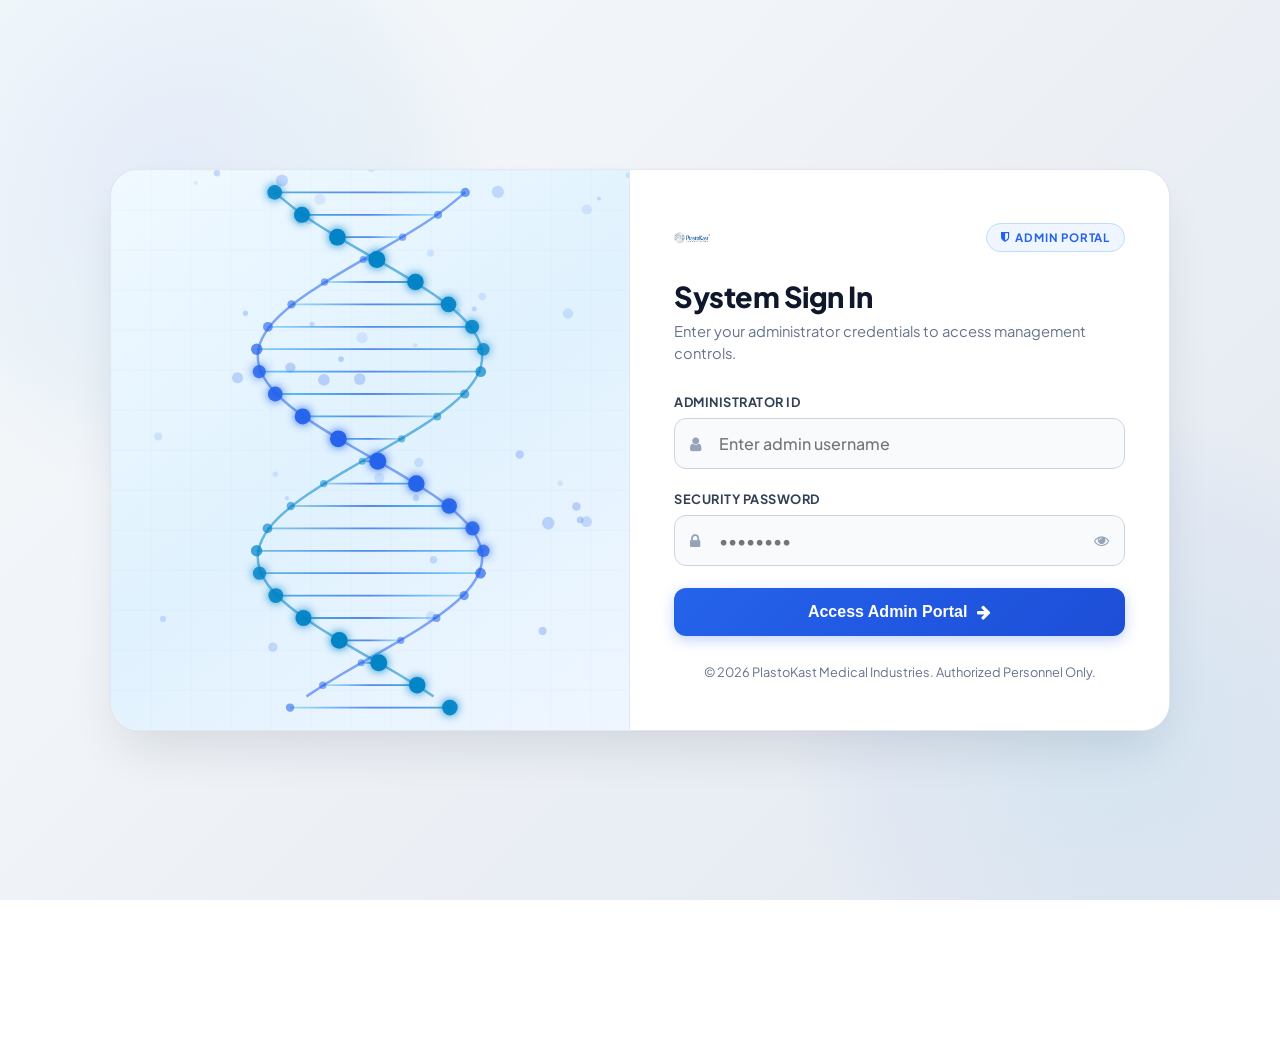
<file: admin-login.html>
<!DOCTYPE html>
<html lang="en">
<head>
  <meta charset="UTF-8">
  <meta name="viewport" content="width=device-width, initial-scale=1.0">
  <meta http-equiv="Cache-Control" content="no-cache, no-store, must-revalidate">
  <meta http-equiv="Pragma" content="no-cache">
  <meta http-equiv="Expires" content="0">
  <script>
    if (sessionStorage.getItem('plastokast_admin_logged_in') === 'true') {
      window.location.replace('admin.html');
    }
  </script>
  <title>PlastoKast - Admin Portal</title>
  <link rel="icon" type="image/png" href="assets/images/favicon.png?v=300">
  <link rel="stylesheet" href="https://cdnjs.cloudflare.com/ajax/libs/font-awesome/4.7.0/css/font-awesome.min.css">
  <link href="https://fonts.googleapis.com/css2?family=Plus+Jakarta+Sans:wght@300;400;500;600;700;800&display=swap" rel="stylesheet">
  <style>
    :root {
      --bg-main: #f8fafc;
      --bg-card: #ffffff;
      --primary: #2563eb;
      --primary-hover: #1d4ed8;
      --accent-cyan: #0284c7;
      --text-dark: #0f172a;
      --text-muted: #64748b;
      --border-light: #e2e8f0;
    }
    
    * { margin: 0; padding: 0; box-sizing: border-box; }
    
    html, body {
      width: 100%;
      max-width: 100%;
      overflow-x: hidden;
      touch-action: pan-y;
    }

    body {
      font-family: 'Plus Jakarta Sans', -apple-system, BlinkMacSystemFont, sans-serif;
      background: linear-gradient(135deg, #f8fafc 0%, #e2e8f0 100%);
      color: var(--text-dark);
      min-height: 100vh;
      display: flex;
      align-items: center;
      justify-content: center;
      position: relative;
      padding: 20px;
    }

    /* Ambient background glowing mesh (Light Mode) */
    body::before {
      content: '';
      position: absolute;
      width: 650px;
      height: 650px;
      background: radial-gradient(circle, rgba(37, 99, 235, 0.08) 0%, rgba(2, 132, 199, 0.04) 50%, transparent 70%);
      top: -150px;
      left: -150px;
      pointer-events: none;
      border-radius: 50%;
    }

    body::after {
      content: '';
      position: absolute;
      width: 650px;
      height: 650px;
      background: radial-gradient(circle, rgba(14, 165, 233, 0.08) 0%, rgba(37, 99, 235, 0.03) 50%, transparent 70%);
      bottom: -150px;
      right: -150px;
      pointer-events: none;
      border-radius: 50%;
    }

    .login-container {
      width: 100%;
      max-width: 1060px;
      min-height: 560px;
      background: #ffffff;
      border-radius: 28px;
      box-shadow: 0 25px 50px -12px rgba(15, 23, 42, 0.12), 0 0 1px rgba(0, 0, 0, 0.08);
      display: flex;
      overflow: hidden;
      border: 1px solid var(--border-light);
      z-index: 10;
    }

    /* Left Panel: Unobstructed 3D DNA Canvas (Light Medical Theme) */
    .canvas-panel {
      flex: 1.15;
      position: relative;
      background: linear-gradient(145deg, #f0f9ff 0%, #e0f2fe 50%, #eff6ff 100%);
      border-right: 1px solid var(--border-light);
      display: flex;
      align-items: center;
      justify-content: center;
      overflow: hidden;
      min-height: 560px;
    }
    
    #dna-canvas {
      position: absolute;
      top: 0; left: 0; width: 100%; height: 100%;
    }

    /* Right Panel: Clean Light Form */
    .form-panel {
      flex: 1;
      padding: 48px 44px;
      display: flex;
      flex-direction: column;
      justify-content: center;
      background: #ffffff;
      position: relative;
    }

    /* Unified Header */
    .form-header {
      margin-bottom: 30px;
    }

    .brand-title-bar {
      display: flex;
      align-items: center;
      justify-content: space-between;
      margin-bottom: 22px;
    }

    .brand-badge-box {
      display: flex;
      align-items: center;
      gap: 12px;
    }

    .brand-mini-logo {
      width: 36px;
      height: 36px;
      object-fit: contain;
    }

    .brand-name-text {
      font-size: 1.4rem;
      font-weight: 800;
      color: #0f172a;
      letter-spacing: -0.4px;
    }

    .security-tag {
      background: #eff6ff;
      border: 1px solid #bfdbfe;
      color: #2563eb;
      padding: 6px 14px;
      border-radius: 20px;
      font-size: 0.72rem;
      font-weight: 700;
      letter-spacing: 0.8px;
      display: flex;
      align-items: center;
      gap: 6px;
      text-transform: uppercase;
    }

    .form-header h2 {
      font-size: 1.8rem;
      font-weight: 800;
      color: #0f172a;
      margin-bottom: 6px;
      letter-spacing: -0.5px;
    }

    .form-header p {
      color: #64748b;
      font-size: 0.92rem;
      line-height: 1.5;
    }

    .input-group {
      margin-bottom: 22px;
      position: relative;
    }

    .input-group label {
      display: block;
      margin-bottom: 8px;
      font-size: 0.8rem;
      font-weight: 700;
      color: #334155;
      text-transform: uppercase;
      letter-spacing: 0.5px;
    }

    .input-wrapper {
      position: relative;
      display: flex;
      align-items: center;
    }

    .input-icon {
      position: absolute;
      left: 16px;
      color: #94a3b8;
      font-size: 1rem;
      transition: color 0.3s;
      pointer-events: none;
    }

    .input-wrapper input {
      width: 100%;
      padding: 14px 44px 14px 44px;
      background: #f8fafc;
      border: 1px solid #cbd5e1;
      border-radius: 12px;
      color: #0f172a;
      font-size: 16px; /* Prevents iOS Safari auto-zoom */
      font-weight: 500;
      transition: all 0.3s;
      font-family: inherit;
    }

    .input-wrapper input:focus {
      outline: none;
      border-color: #2563eb;
      box-shadow: 0 0 0 4px rgba(37, 99, 235, 0.12);
      background: #ffffff;
    }

    .input-wrapper input:focus ~ .input-icon {
      color: #2563eb;
    }

    .toggle-pass {
      position: absolute;
      right: 16px;
      color: #94a3b8;
      cursor: pointer;
      font-size: 0.95rem;
      transition: color 0.2s;
    }
    .toggle-pass:hover { color: #0f172a; }

    .btn-login {
      width: 100%;
      padding: 15px;
      background: linear-gradient(135deg, #2563eb 0%, #1d4ed8 100%);
      border: none;
      border-radius: 12px;
      color: #ffffff;
      font-size: 1rem;
      font-weight: 700;
      cursor: pointer;
      box-shadow: 0 4px 14px rgba(37, 99, 235, 0.28);
      transition: all 0.25s ease;
      margin-top: 10px;
      display: flex;
      align-items: center;
      justify-content: center;
      gap: 10px;
    }

    .btn-login:hover {
      transform: translateY(-2px);
      box-shadow: 0 8px 22px rgba(37, 99, 235, 0.38);
      background: linear-gradient(135deg, #1d4ed8 0%, #1e40af 100%);
    }

    .btn-login:active {
      transform: translateY(0);
    }

    .error-message {
      background: #fef2f2;
      border: 1px solid #fca5a5;
      color: #991b1b;
      padding: 12px 16px;
      border-radius: 10px;
      font-size: 0.86rem;
      font-weight: 600;
      margin-top: 16px;
      text-align: center;
      display: none;
      align-items: center;
      justify-content: center;
      gap: 8px;
    }

    .login-footer {
      margin-top: 28px;
      text-align: center;
      font-size: 0.8rem;
      color: #64748b;
    }

    /* ==========================================================================
       Mobile View (<= 900px):
       Live 3D DNA Canvas spans fullscreen behind frosted glass login card
       ========================================================================== */
    @media (max-width: 900px) {
      html, body {
        overflow-x: hidden !important;
        width: 100% !important;
        max-width: 100% !important;
        touch-action: pan-y !important;
      }

      body {
        padding: 24px 16px !important;
        overflow-x: hidden !important;
      }

      .login-container {
        flex-direction: column !important;
        height: auto !important;
        min-height: initial !important;
        max-width: 440px !important;
        width: 100% !important;
        position: relative !important;
        background: transparent !important;
        box-shadow: none !important;
        border: none !important;
        overflow: hidden !important;
        align-items: center !important;
        justify-content: center !important;
        margin: 0 auto !important;
      }

      /* Live canvas spans fullscreen background on mobile */
      .canvas-panel {
        display: block !important;
        position: fixed !important;
        top: 0 !important;
        left: 0 !important;
        right: 0 !important;
        bottom: 0 !important;
        width: 100% !important;
        height: 100% !important;
        min-height: 100% !important;
        border-radius: 0 !important;
        border: none !important;
        z-index: 1 !important;
        background: radial-gradient(circle at 50% 30%, #e0f2fe 0%, #eff6ff 55%, #e0e7ff 100%) !important;
        pointer-events: none !important;
        overflow: hidden !important;
        box-shadow: none !important;
      }

      /* Frosted glassmorphic form panel in front of live rising bubbles */
      .form-panel {
        position: relative !important;
        z-index: 10 !important;
        width: 100% !important;
        max-width: 440px !important;
        box-sizing: border-box !important;
        padding: 38px 24px !important;
        background: rgba(255, 255, 255, 0.88) !important;
        backdrop-filter: blur(16px) saturate(180%) !important;
        -webkit-backdrop-filter: blur(16px) saturate(180%) !important;
        border: 1.5px solid rgba(255, 255, 255, 0.95) !important;
        border-radius: 28px !important;
        box-shadow: 
          0 20px 45px -10px rgba(15, 23, 42, 0.14),
          0 10px 25px -5px rgba(37, 99, 235, 0.08),
          inset 0 1px 1px rgba(255, 255, 255, 0.95) !important;
      }

      .brand-title-bar {
        margin-bottom: 20px;
      }

      .brand-mini-logo {
        height: 38px;
        width: auto;
        max-width: 150px;
      }

      .security-tag {
        font-size: 0.7rem;
        padding: 6px 12px;
      }

      .form-header h2 {
        font-size: 1.65rem;
      }

      .input-wrapper input {
        background: #ffffff;
        border: 1.5px solid #cbd5e1;
        font-size: 16px;
      }

      .btn-login {
        background: linear-gradient(135deg, #014E9E 0%, #0284c7 100%);
        box-shadow: 0 6px 20px rgba(1, 78, 158, 0.35);
      }
    }

    /* Ultra-Compact Mobile (<= 360px) */
    @media (max-width: 360px) {
      .form-panel {
        padding: 28px 16px !important;
      }
      .brand-mini-logo {
        height: 32px;
        max-width: 120px;
      }
      .form-header h2 {
        font-size: 1.4rem;
      }
    }
  </style>
</head>
<body>

  <div class="login-container">
    
    <!-- Left 3D DNA Canvas Panel (Light Theme) -->
    <div class="canvas-panel" id="canvasContainer">
      <canvas id="dna-canvas"></canvas>
    </div>

    <!-- Right Login Form Panel -->
    <div class="form-panel">
      
      <div class="form-header">
        <!-- Brand Title Bar -->
        <div class="brand-title-bar">
          <div class="brand-badge-box">
            <img src="assets/images/logo.png?v=200" alt="PlastoKast Logo" class="brand-mini-logo">
          </div>
          <div class="security-tag">
            <i class="fa fa-shield"></i> Admin Portal
          </div>
        </div>

        <h2>System Sign In</h2>
        <p>Enter your administrator credentials to access management controls.</p>
      </div>

      <form id="login-form" autocomplete="off">
        <div class="input-group">
          <label for="username">Administrator ID</label>
          <div class="input-wrapper">
            <input type="text" id="username" name="admin_user_id_nocache" placeholder="Enter admin username" required autocomplete="off" value="">
            <i class="fa fa-user input-icon"></i>
          </div>
        </div>
        
        <div class="input-group">
          <label for="password">Security Password</label>
          <div class="input-wrapper">
            <input type="password" id="password" name="admin_secret_pass_nocache" placeholder="••••••••" required autocomplete="new-password" value="">
            <i class="fa fa-lock input-icon"></i>
            <i class="fa fa-eye toggle-pass" id="btnTogglePass" title="Show/Hide Password"></i>
          </div>
        </div>
        
        <button type="submit" class="btn-login">
          Access Admin Portal <i class="fa fa-arrow-right"></i>
        </button>

        <div id="error-msg" class="error-message">
          <i class="fa fa-exclamation-circle"></i> Invalid administrator username or password.
        </div>
      </form>

      <div class="login-footer">
        &copy; 2026 PlastoKast Medical Industries. Authorized Personnel Only.
      </div>
    </div>
    
  </div>

  <script src="assets/js/admin-auth.js?v=14300"></script>
</body>
</html>
</file>
